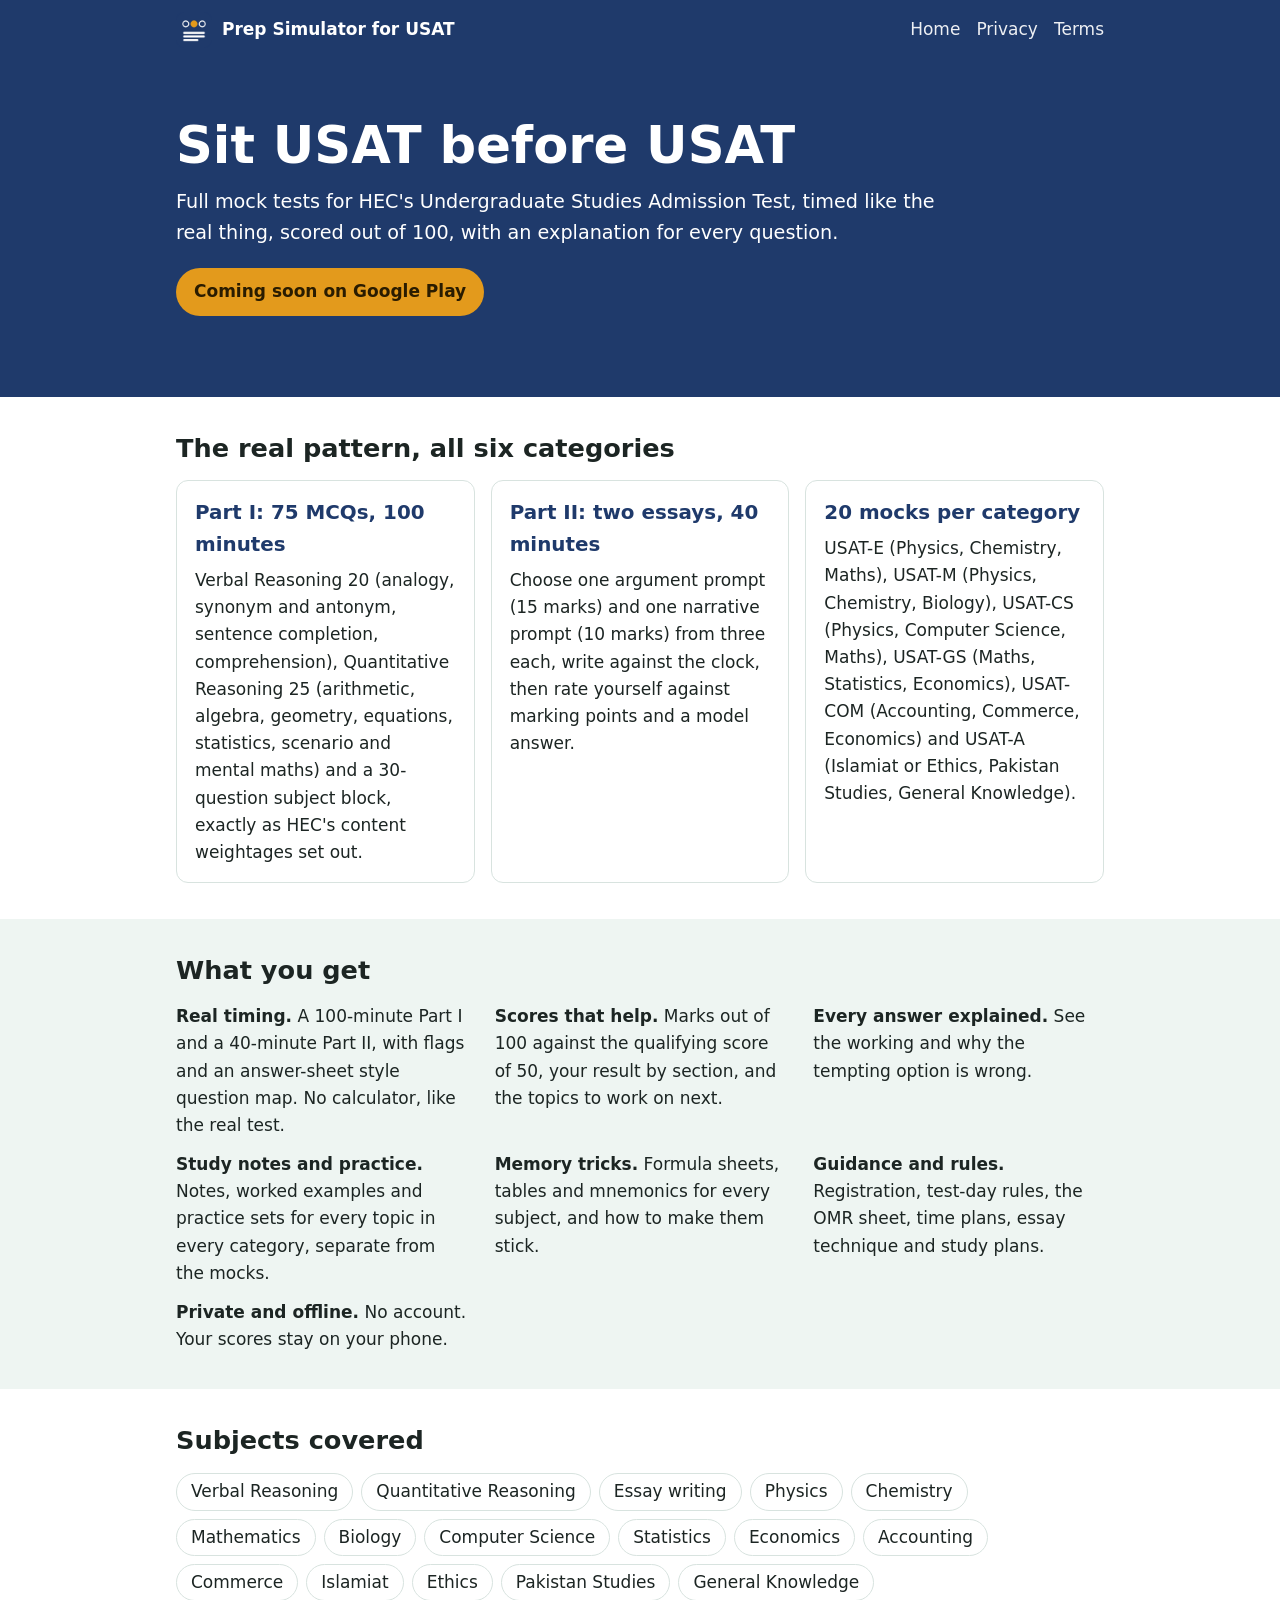
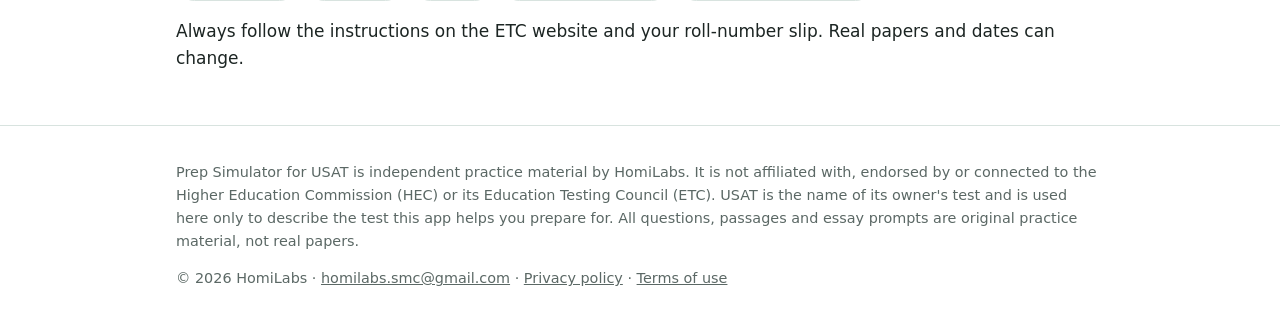
<file: index.html>
<!doctype html>
<html lang="en">
<head>
<meta charset="utf-8">
<meta name="viewport" content="width=device-width, initial-scale=1">
<title>Prep Simulator for USAT – HEC USAT mock tests and essay practice</title>
<meta name="description" content="Practise for HEC's USAT on Android: 20 full mock tests for each category (E, M, CS, GS, COM, A) built to HEC's published weightages, essay practice with model answers, study notes, memory tricks and an explanation for every question. Free, offline, no account.">
<meta property="og:title" content="Prep Simulator for USAT – HEC USAT mock tests and essay practice">
<meta property="og:description" content="20 full USAT mocks per category, built to HEC's weightages, with scoring out of 100, essay practice and every answer explained.">
<meta property="og:url" content="https://usat.homilabs.org/">
<meta name="theme-color" content="#1f3a6b">
<link rel="canonical" href="https://usat.homilabs.org/">
<link rel="icon" href="img/favicon.png">
<link rel="stylesheet" href="style.css">
</head>
<body>
<header class="top"><div class="wrap">
  <a class="brand" href="index.html"><img src="img/icon.png" alt="" width="36" height="36">Prep Simulator for USAT</a>
  <nav class="nav"><a href="index.html">Home</a><a href="privacy.html">Privacy</a><a href="terms.html">Terms</a></nav>
</div></header>

<main>
<section class="hero"><div class="wrap">
  <h1>Sit USAT before USAT</h1>
  <p class="lead">Full mock tests for HEC's Undergraduate Studies Admission Test, timed like the real thing, scored out of 100, with an explanation for every question.</p>
  <p class="cta"><span class="soon">Coming soon on Google Play</span></p>
</div></section>

<section class="wrap" id="tests">
  <h2>The real pattern, all six categories</h2>
  <div class="cards">
    <article><h3>Part I: 75 MCQs, 100 minutes</h3><p>Verbal Reasoning 20 (analogy, synonym and antonym, sentence completion, comprehension), Quantitative Reasoning 25 (arithmetic, algebra, geometry, equations, statistics, scenario and mental maths) and a 30-question subject block, exactly as HEC's content weightages set out.</p></article>
    <article><h3>Part II: two essays, 40 minutes</h3><p>Choose one argument prompt (15 marks) and one narrative prompt (10 marks) from three each, write against the clock, then rate yourself against marking points and a model answer.</p></article>
    <article><h3>20 mocks per category</h3><p>USAT-E (Physics, Chemistry, Maths), USAT-M (Physics, Chemistry, Biology), USAT-CS (Physics, Computer Science, Maths), USAT-GS (Maths, Statistics, Economics), USAT-COM (Accounting, Commerce, Economics) and USAT-A (Islamiat or Ethics, Pakistan Studies, General Knowledge).</p></article>
  </div>
</section>

<section class="band"><div class="wrap">
  <h2>What you get</h2>
  <ul class="ticks">
    <li><strong>Real timing.</strong> A 100-minute Part I and a 40-minute Part II, with flags and an answer-sheet style question map. No calculator, like the real test.</li>
    <li><strong>Scores that help.</strong> Marks out of 100 against the qualifying score of 50, your result by section, and the topics to work on next.</li>
    <li><strong>Every answer explained.</strong> See the working and why the tempting option is wrong.</li>
    <li><strong>Study notes and practice.</strong> Notes, worked examples and practice sets for every topic in every category, separate from the mocks.</li>
    <li><strong>Memory tricks.</strong> Formula sheets, tables and mnemonics for every subject, and how to make them stick.</li>
    <li><strong>Guidance and rules.</strong> Registration, test-day rules, the OMR sheet, time plans, essay technique and study plans.</li>
    <li><strong>Private and offline.</strong> No account. Your scores stay on your phone.</li>
  </ul>
</div></section>

<section class="wrap" id="areas">
  <h2>Subjects covered</h2>
  <p class="chips"><span>Verbal Reasoning</span><span>Quantitative Reasoning</span><span>Essay writing</span><span>Physics</span><span>Chemistry</span><span>Mathematics</span><span>Biology</span><span>Computer Science</span><span>Statistics</span><span>Economics</span><span>Accounting</span><span>Commerce</span><span>Islamiat</span><span>Ethics</span><span>Pakistan Studies</span><span>General Knowledge</span></p>
  <p>Always follow the instructions on the ETC website and your roll-number slip. Real papers and dates can change.</p>
</section>
</main>
<footer class="foot"><div class="wrap">
  <p>Prep Simulator for USAT is independent practice material by HomiLabs. It is not affiliated with, endorsed by or connected to the Higher Education Commission (HEC) or its Education Testing Council (ETC). USAT is the name of its owner's test and is used here only to describe the test this app helps you prepare for. All questions, passages and essay prompts are original practice material, not real papers.</p>
  <p>© 2026 HomiLabs · <a href="mailto:homilabs.smc@gmail.com">homilabs.smc@gmail.com</a> · <a href="privacy.html">Privacy policy</a> · <a href="terms.html">Terms of use</a></p>
</div></footer>
</body>
</html>
</file>
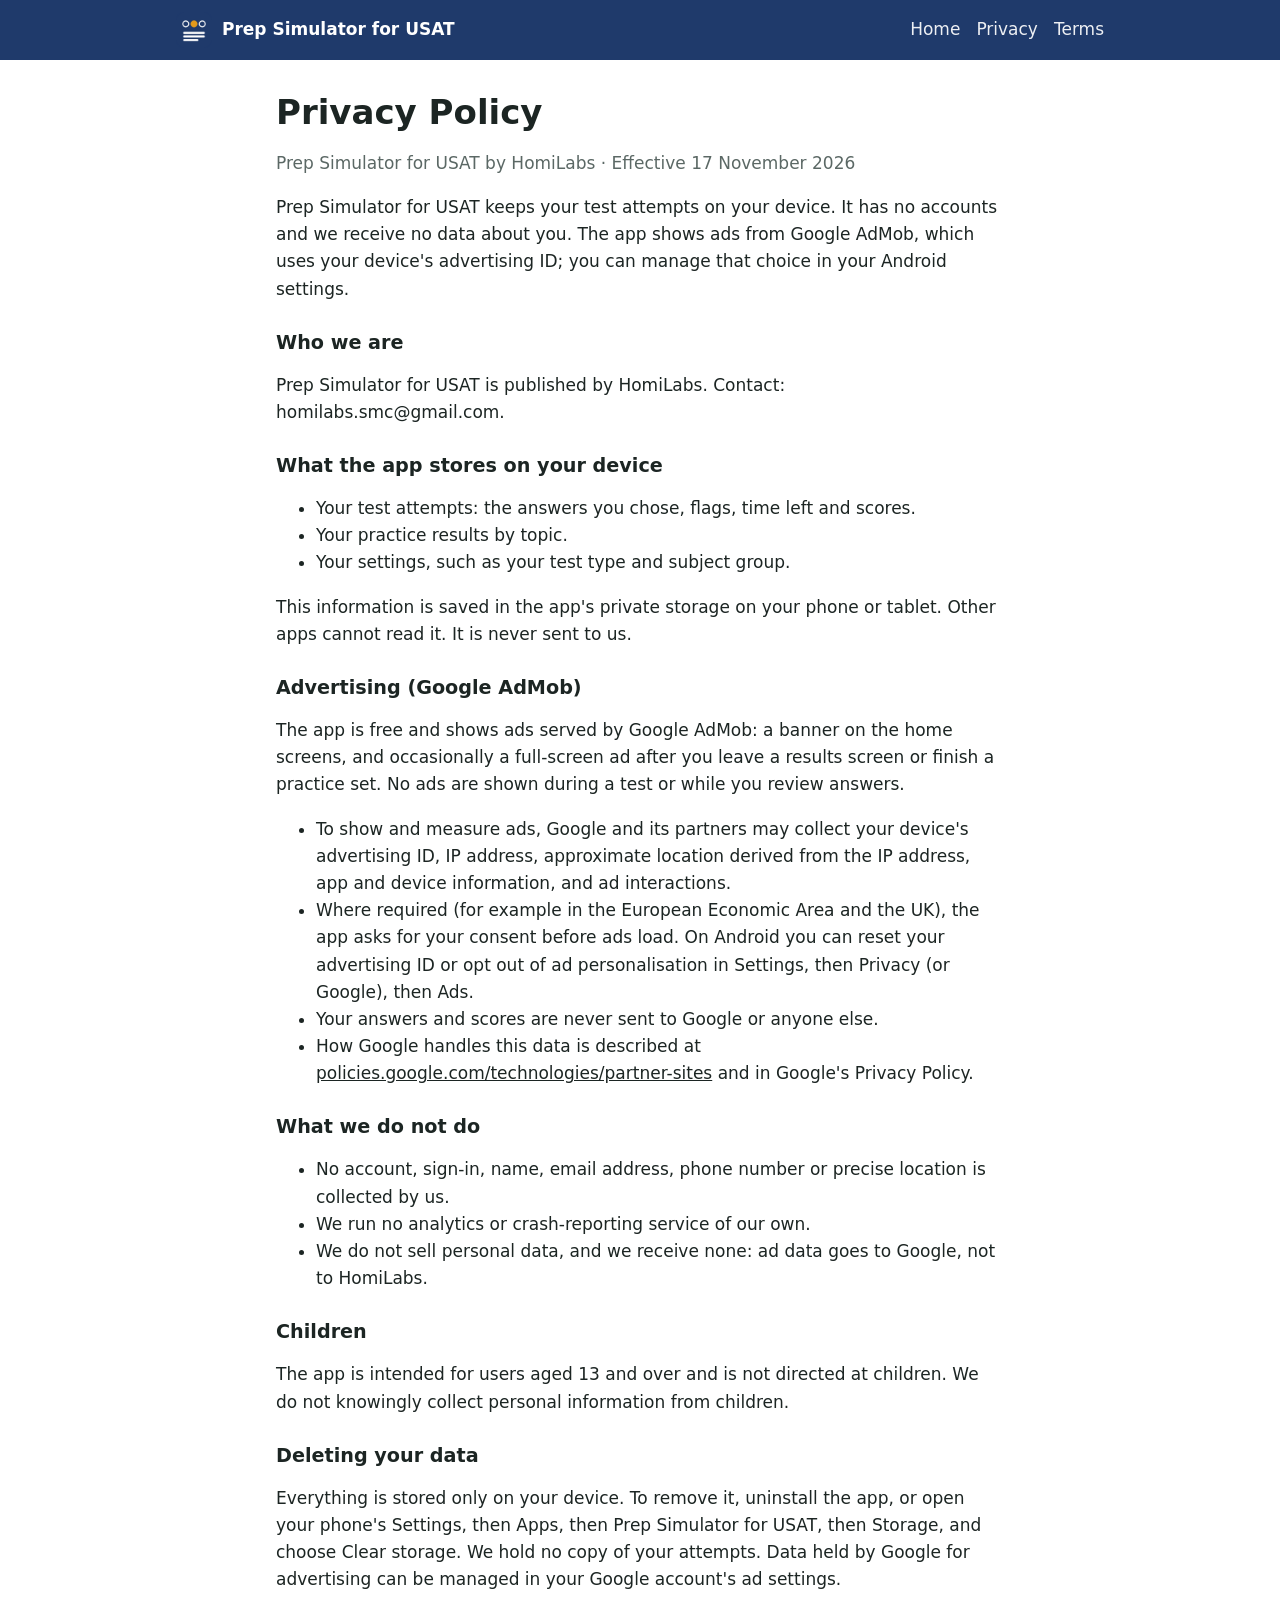
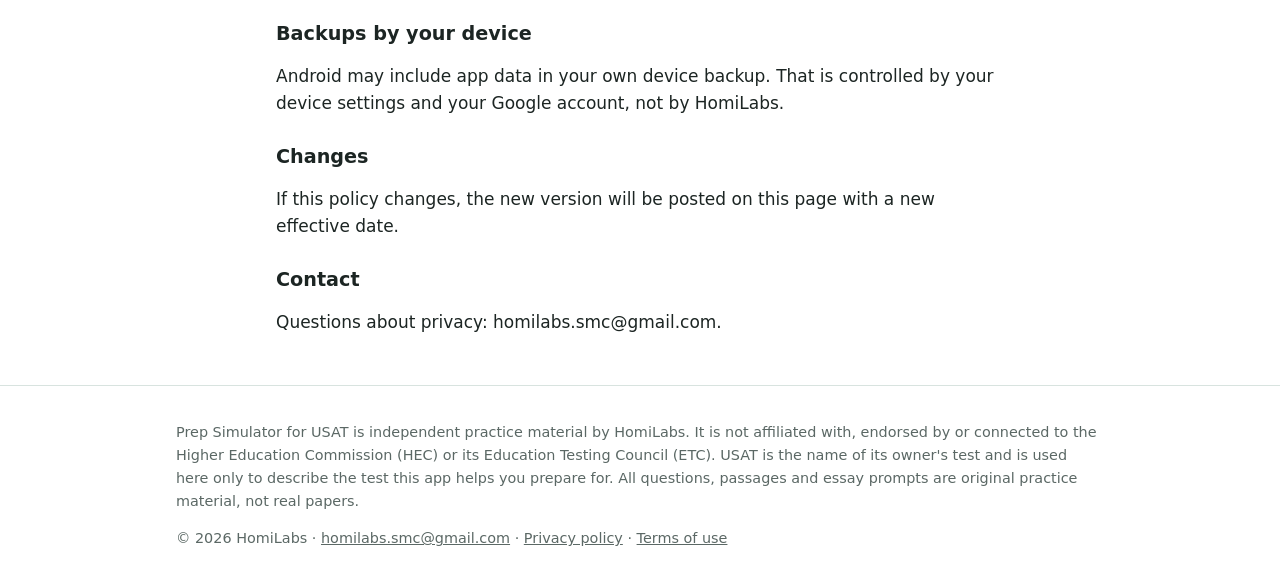
<file: privacy.html>
<!doctype html>
<html lang="en">
<head>
<meta charset="utf-8">
<meta name="viewport" content="width=device-width, initial-scale=1">
<title>Privacy Policy – Prep Simulator for USAT</title>
<meta name="description" content="Privacy policy of the Prep Simulator for USAT Android app by HomiLabs.">
<meta property="og:title" content="Privacy Policy – Prep Simulator for USAT">
<meta property="og:description" content="Privacy policy of the Prep Simulator for USAT Android app by HomiLabs.">
<meta property="og:url" content="https://usat.homilabs.org/privacy.html">
<meta name="theme-color" content="#0b5d4b">
<link rel="canonical" href="https://usat.homilabs.org/privacy.html">
<link rel="icon" href="img/favicon.png">
<link rel="stylesheet" href="style.css">
</head>
<body>
<header class="top"><div class="wrap">
  <a class="brand" href="index.html"><img src="img/icon.png" alt="" width="36" height="36">Prep Simulator for USAT</a>
  <nav class="nav"><a href="index.html">Home</a><a href="privacy.html">Privacy</a><a href="terms.html">Terms</a></nav>
</div></header>
<main class="wrap doc">
<h1>Privacy Policy</h1>
<p class="muted">Prep Simulator for USAT by HomiLabs · Effective 17 November 2026</p>
<p>Prep Simulator for USAT keeps your test attempts on your device. It has no accounts and we receive no data about you. The app shows ads from Google AdMob, which uses your device's advertising ID; you can manage that choice in your Android settings.</p><h2>Who we are</h2>
<p>Prep Simulator for USAT is published by HomiLabs. Contact: homilabs.smc@gmail.com.</p>
<h2>What the app stores on your device</h2>
<ul><li>Your test attempts: the answers you chose, flags, time left and scores.</li><li>Your practice results by topic.</li><li>Your settings, such as your test type and subject group.</li></ul>
<p>This information is saved in the app's private storage on your phone or tablet. Other apps cannot read it. It is never sent to us.</p>
<h2>Advertising (Google AdMob)</h2>
<p>The app is free and shows ads served by Google AdMob: a banner on the home screens, and occasionally a full-screen ad after you leave a results screen or finish a practice set. No ads are shown during a test or while you review answers.</p>
<ul><li>To show and measure ads, Google and its partners may collect your device's advertising ID, IP address, approximate location derived from the IP address, app and device information, and ad interactions.</li><li>Where required (for example in the European Economic Area and the UK), the app asks for your consent before ads load. On Android you can reset your advertising ID or opt out of ad personalisation in Settings, then Privacy (or Google), then Ads.</li><li>Your answers and scores are never sent to Google or anyone else.</li><li>How Google handles this data is described at <a href="https://policies.google.com/technologies/partner-sites">policies.google.com/technologies/partner-sites</a> and in Google's Privacy Policy.</li></ul>
<h2>What we do not do</h2>
<ul><li>No account, sign-in, name, email address, phone number or precise location is collected by us.</li><li>We run no analytics or crash-reporting service of our own.</li><li>We do not sell personal data, and we receive none: ad data goes to Google, not to HomiLabs.</li></ul>
<h2>Children</h2>
<p>The app is intended for users aged 13 and over and is not directed at children. We do not knowingly collect personal information from children.</p>
<h2>Deleting your data</h2>
<p>Everything is stored only on your device. To remove it, uninstall the app, or open your phone's Settings, then Apps, then Prep Simulator for USAT, then Storage, and choose Clear storage. We hold no copy of your attempts. Data held by Google for advertising can be managed in your Google account's ad settings.</p>
<h2>Backups by your device</h2>
<p>Android may include app data in your own device backup. That is controlled by your device settings and your Google account, not by HomiLabs.</p>
<h2>Changes</h2>
<p>If this policy changes, the new version will be posted on this page with a new effective date.</p>
<h2>Contact</h2>
<p>Questions about privacy: homilabs.smc@gmail.com.</p>
</main>
<footer class="foot"><div class="wrap">
  <p>Prep Simulator for USAT is independent practice material by HomiLabs. It is not affiliated with, endorsed by or connected to the Higher Education Commission (HEC) or its Education Testing Council (ETC). USAT is the name of its owner's test and is used here only to describe the test this app helps you prepare for. All questions, passages and essay prompts are original practice material, not real papers.</p>
  <p>© 2026 HomiLabs · <a href="mailto:homilabs.smc@gmail.com">homilabs.smc@gmail.com</a> · <a href="privacy.html">Privacy policy</a> · <a href="terms.html">Terms of use</a></p>
</div></footer>
</body>
</html>
</file>
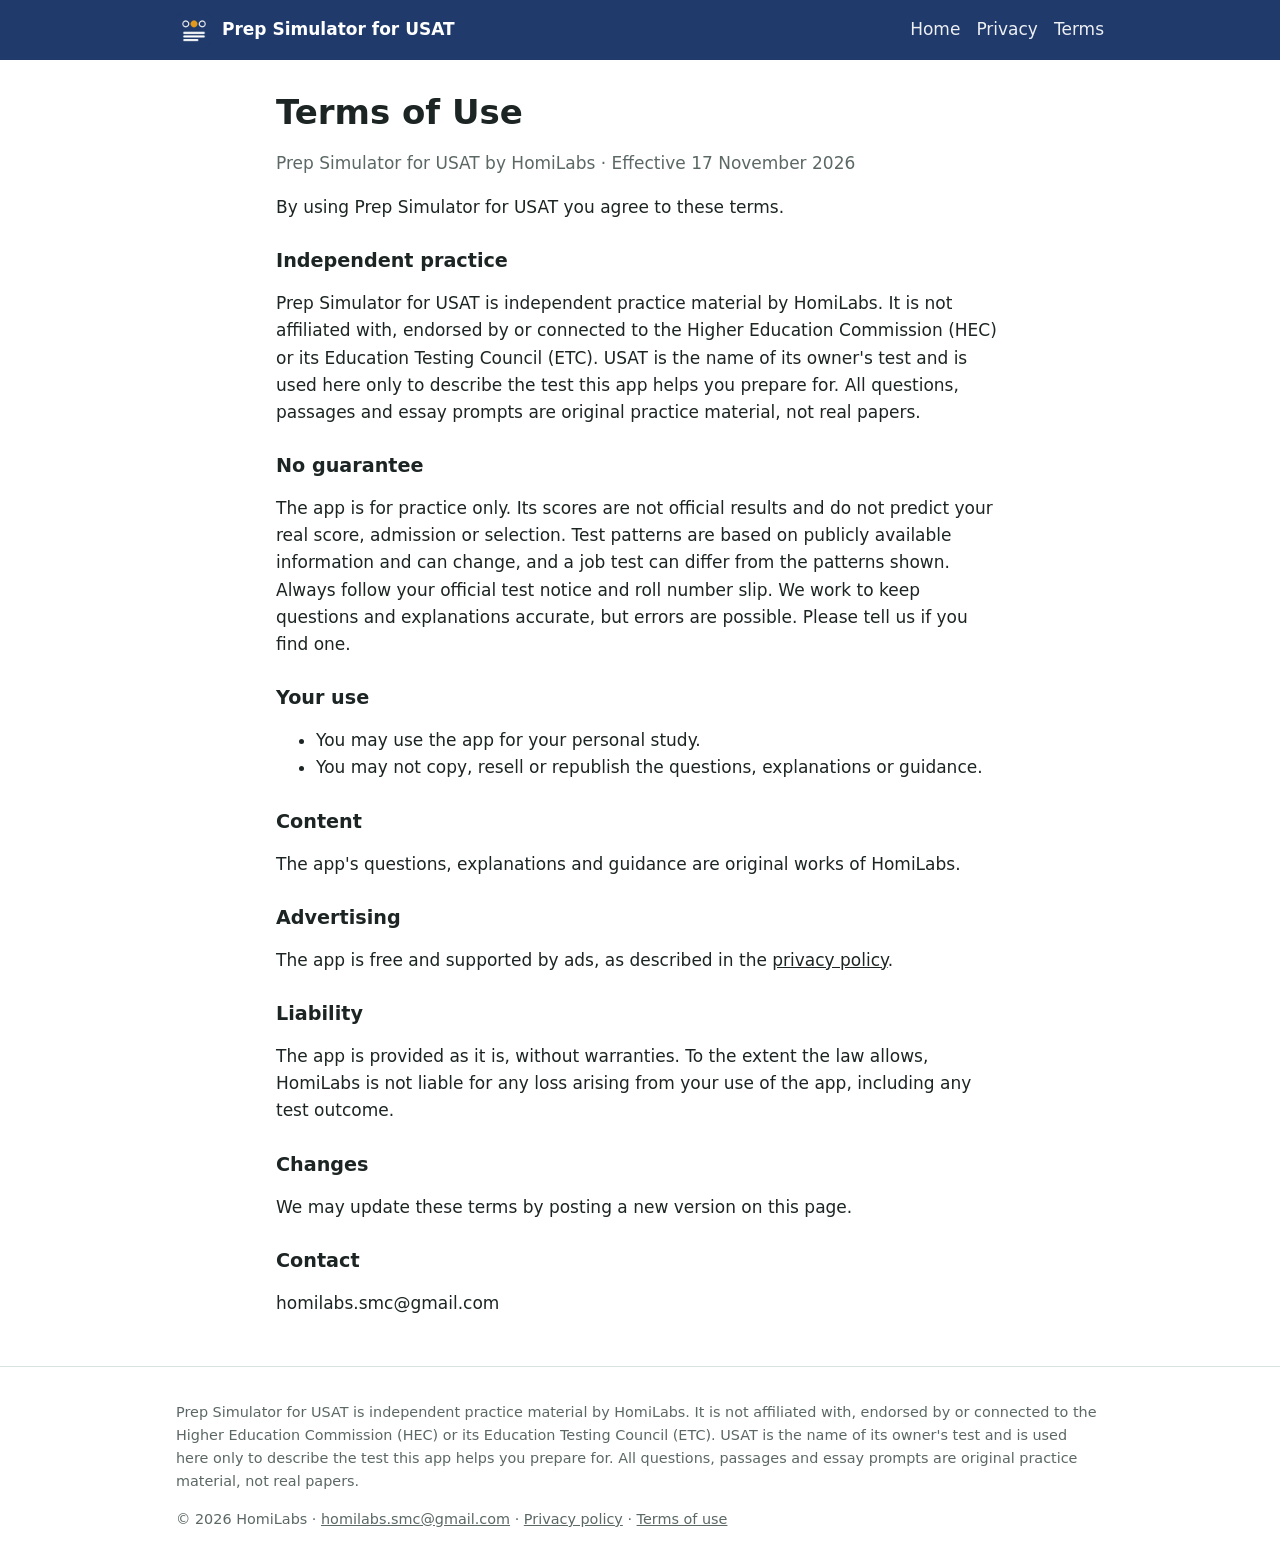
<file: terms.html>
<!doctype html>
<html lang="en">
<head>
<meta charset="utf-8">
<meta name="viewport" content="width=device-width, initial-scale=1">
<title>Terms of Use – Prep Simulator for USAT</title>
<meta name="description" content="Terms of use of the Prep Simulator for USAT Android app by HomiLabs.">
<meta property="og:title" content="Terms of Use – Prep Simulator for USAT">
<meta property="og:description" content="Terms of use of the Prep Simulator for USAT Android app by HomiLabs.">
<meta property="og:url" content="https://usat.homilabs.org/terms.html">
<meta name="theme-color" content="#0b5d4b">
<link rel="canonical" href="https://usat.homilabs.org/terms.html">
<link rel="icon" href="img/favicon.png">
<link rel="stylesheet" href="style.css">
</head>
<body>
<header class="top"><div class="wrap">
  <a class="brand" href="index.html"><img src="img/icon.png" alt="" width="36" height="36">Prep Simulator for USAT</a>
  <nav class="nav"><a href="index.html">Home</a><a href="privacy.html">Privacy</a><a href="terms.html">Terms</a></nav>
</div></header>
<main class="wrap doc">
<h1>Terms of Use</h1>
<p class="muted">Prep Simulator for USAT by HomiLabs · Effective 17 November 2026</p>
<p>By using Prep Simulator for USAT you agree to these terms.</p><h2>Independent practice</h2>
<p>Prep Simulator for USAT is independent practice material by HomiLabs. It is not affiliated with, endorsed by or connected to the Higher Education Commission (HEC) or its Education Testing Council (ETC). USAT is the name of its owner's test and is used here only to describe the test this app helps you prepare for. All questions, passages and essay prompts are original practice material, not real papers.</p>
<h2>No guarantee</h2>
<p>The app is for practice only. Its scores are not official results and do not predict your real score, admission or selection. Test patterns are based on publicly available information and can change, and a job test can differ from the patterns shown. Always follow your official test notice and roll number slip. We work to keep questions and explanations accurate, but errors are possible. Please tell us if you find one.</p>
<h2>Your use</h2>
<ul><li>You may use the app for your personal study.</li><li>You may not copy, resell or republish the questions, explanations or guidance.</li></ul>
<h2>Content</h2>
<p>The app's questions, explanations and guidance are original works of HomiLabs.</p>
<h2>Advertising</h2>
<p>The app is free and supported by ads, as described in the <a href="privacy.html">privacy policy</a>.</p>
<h2>Liability</h2>
<p>The app is provided as it is, without warranties. To the extent the law allows, HomiLabs is not liable for any loss arising from your use of the app, including any test outcome.</p>
<h2>Changes</h2>
<p>We may update these terms by posting a new version on this page.</p>
<h2>Contact</h2>
<p>homilabs.smc@gmail.com</p>
</main>
<footer class="foot"><div class="wrap">
  <p>Prep Simulator for USAT is independent practice material by HomiLabs. It is not affiliated with, endorsed by or connected to the Higher Education Commission (HEC) or its Education Testing Council (ETC). USAT is the name of its owner's test and is used here only to describe the test this app helps you prepare for. All questions, passages and essay prompts are original practice material, not real papers.</p>
  <p>© 2026 HomiLabs · <a href="mailto:homilabs.smc@gmail.com">homilabs.smc@gmail.com</a> · <a href="privacy.html">Privacy policy</a> · <a href="terms.html">Terms of use</a></p>
</div></footer>
</body>
</html>
</file>
<file: style.css>
:root{--green:#1f3a6b;--amber:#e39a1c;--ink:#1c2523;--muted:#5b6865;--paper:#fff;--tint:#eef5f2;--line:#d8e3df}
@media (prefers-color-scheme:dark){:root{--ink:#e6efec;--muted:#a3b3ae;--paper:#101715;--tint:#18221f;--line:#2b3a36}}
*{box-sizing:border-box}
body{margin:0;background:var(--paper);color:var(--ink);font:17px/1.6 system-ui,-apple-system,"Segoe UI",Roboto,sans-serif}
a{color:inherit}
.wrap{max-width:960px;margin:0 auto;padding:0 16px}
.top{background:var(--green);color:#fff}
.top .wrap{display:flex;flex-wrap:wrap;gap:8px 20px;align-items:center;justify-content:space-between;padding-block:12px}
.brand{display:flex;gap:10px;align-items:center;font-weight:700;text-decoration:none}
.brand img{border-radius:8px}
.nav{display:flex;gap:16px}
.nav a{text-decoration:none;opacity:.92}
.nav a:hover{text-decoration:underline}
.hero{background:var(--green);color:#fff;padding:56px 0 64px}
.hero h1{font-size:clamp(2rem,6vw,3.2rem);line-height:1.15;margin:0 0 12px}
.lead{font-size:1.2rem;max-width:40em;margin:0 0 20px}
.soon{display:inline-block;background:var(--amber);color:#2a1c00;font-weight:700;padding:10px 18px;border-radius:999px}
section.wrap{padding-block:36px}
h2{font-size:1.6rem;line-height:1.25;margin:0 0 16px}
.cards{display:grid;grid-template-columns:repeat(auto-fit,minmax(240px,1fr));gap:16px}
.cards article{border:1px solid var(--line);border-radius:12px;padding:16px 18px}
.cards h3{margin:0 0 6px;color:var(--green)}
@media (prefers-color-scheme:dark){.cards h3{color:#7fd2bb}}
.cards p{margin:0}
.band{background:var(--tint);padding:36px 0}
.ticks{margin:0;padding:0;list-style:none;display:grid;grid-template-columns:repeat(auto-fit,minmax(280px,1fr));gap:12px 28px}
.chips{display:flex;flex-wrap:wrap;gap:8px;margin:0 0 16px}
.chips span{border:1px solid var(--line);border-radius:999px;padding:4px 14px}
.doc{padding-block:32px;max-width:760px}
.doc h1{margin:0 0 4px;line-height:1.2}
.doc h2{font-size:1.2rem;margin:28px 0 6px}
.muted{color:var(--muted)}
.foot{border-top:1px solid var(--line);color:var(--muted);font-size:.9rem;padding:20px 0}
</file>
